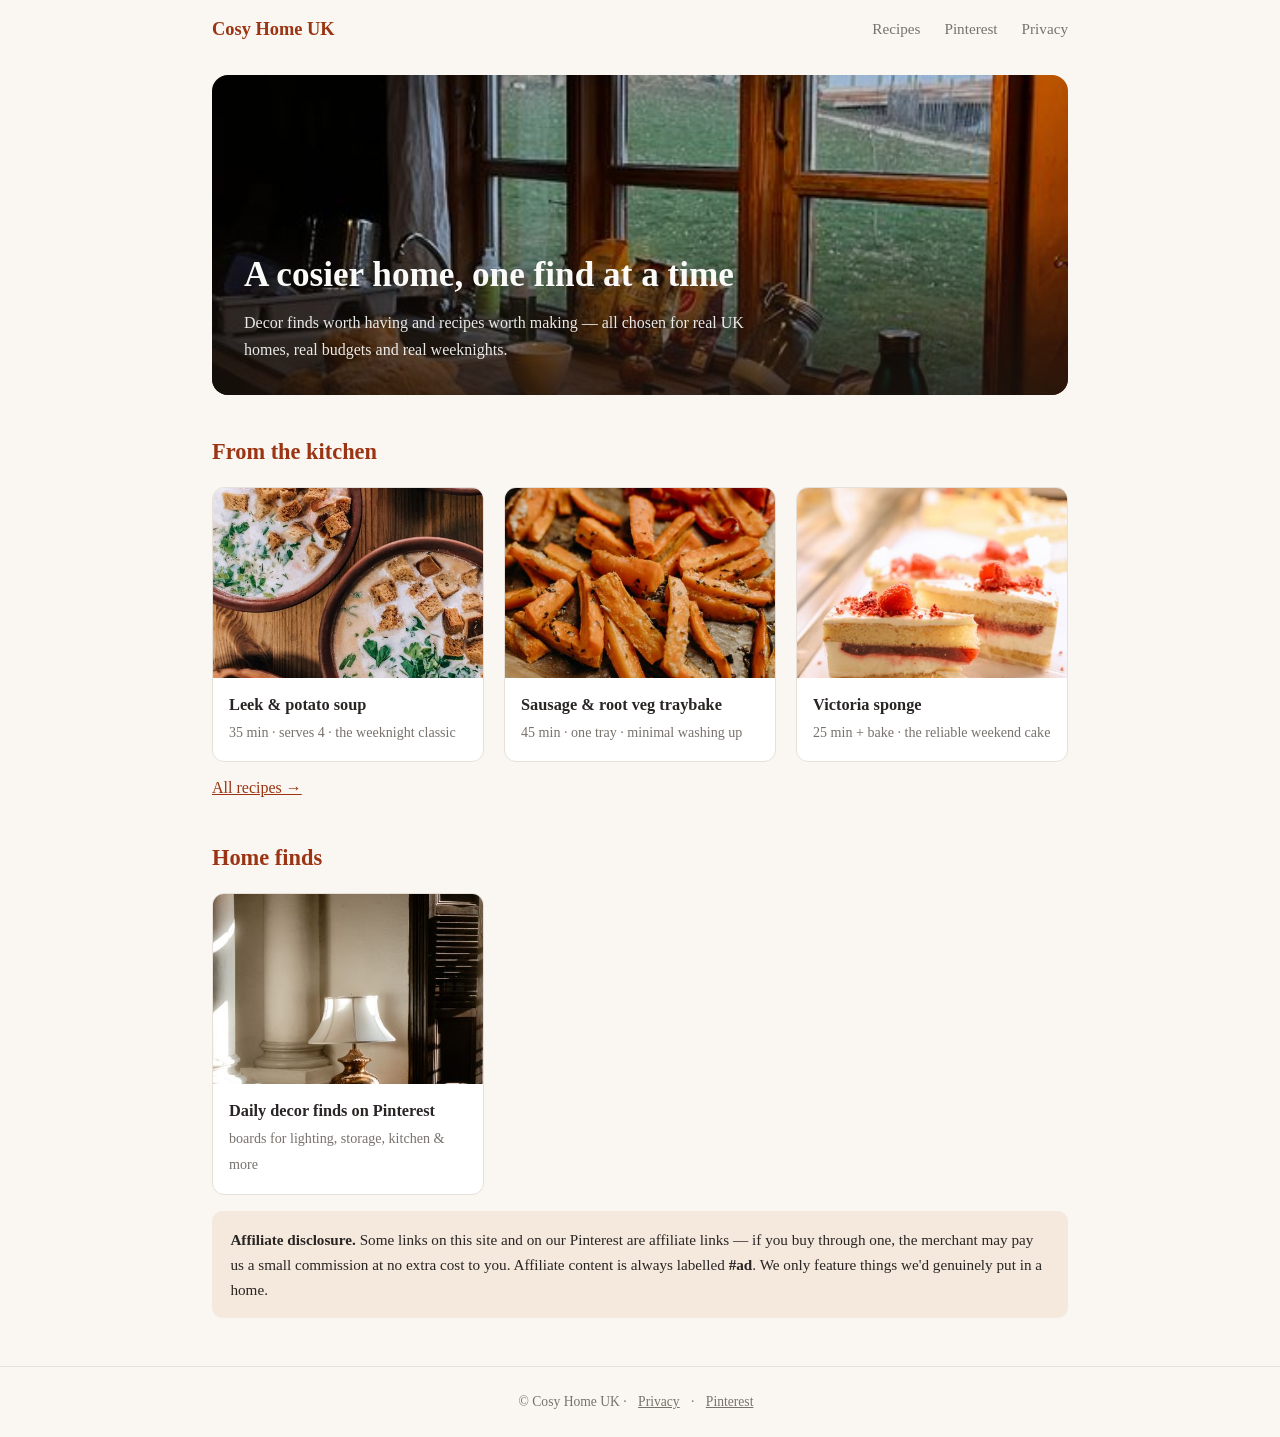
<file: index.html>
<!doctype html>
<html lang="en-GB">
<head>
  <meta charset="utf-8">
  <meta name="viewport" content="width=device-width, initial-scale=1">
  <title>Cosy Home UK — Home finds &amp; recipes for real UK homes</title>
  <meta name="description" content="Cosy Home UK curates home decor finds and simple comforting recipes for real UK homes — new ideas daily on Pinterest.">
  <link rel="icon" href="data:image/svg+xml,<svg xmlns='http://www.w3.org/2000/svg' viewBox='0 0 100 100'><rect width='100' height='100' rx='22' fill='%239a3412'/><text x='50' y='68' font-size='52' text-anchor='middle' fill='%23fafaf9' font-family='Georgia'>CH</text></svg>">
  <link rel="stylesheet" href="/site.css">
</head>
<body>
  <nav class="site-nav">
    <a class="brand" href="/">Cosy Home UK</a>
    <div class="links">
      <a href="/recipes/">Recipes</a>
      <a href="https://www.pinterest.com/cosyhomeuk/">Pinterest</a>
      <a href="/privacy/">Privacy</a>
    </div>
  </nav>

  <main>
    <div class="hero">
      <img src="/assets/img/hero.jpg" alt="A warm kitchen at twilight, lamplight in the window">
      <div class="overlay">
        <h1>A cosier home, one find at a time</h1>
        <p>Decor finds worth having and recipes worth making — all chosen for real UK homes,
        real budgets and real weeknights.</p>
      </div>
    </div>

    <h2>From the kitchen</h2>
    <div class="card-grid">
      <a class="card" href="/recipes/leek-and-potato-soup/">
        <img src="/assets/img/soup.jpg" alt="Bowls of creamy soup with croutons and herbs">
        <div class="body"><strong>Leek &amp; potato soup</strong><span>35 min · serves 4 · the weeknight classic</span></div>
      </a>
      <a class="card" href="/recipes/sausage-and-root-veg-traybake/">
        <img src="/assets/img/traybake.jpg" alt="Roasted vegetables on a baking tray">
        <div class="body"><strong>Sausage &amp; root veg traybake</strong><span>45 min · one tray · minimal washing up</span></div>
      </a>
      <a class="card" href="/recipes/victoria-sponge/">
        <img src="/assets/img/sponge.jpg" alt="Slices of cream sponge cake with berries">
        <div class="body"><strong>Victoria sponge</strong><span>25 min + bake · the reliable weekend cake</span></div>
      </a>
    </div>
    <p style="margin-top:0.8rem"><a href="/recipes/">All recipes →</a></p>

    <h2>Home finds</h2>
    <div class="card-grid">
      <a class="card" href="https://www.pinterest.com/cosyhomeuk/">
        <img src="/assets/img/lamp.jpg" alt="A warm lamp on a wooden table in a cosy interior">
        <div class="body"><strong>Daily decor finds on Pinterest</strong><span>boards for lighting, storage, kitchen &amp; more</span></div>
      </a>
    </div>

    <div class="note">
      <strong>Affiliate disclosure.</strong> Some links on this site and on our Pinterest are
      affiliate links — if you buy through one, the merchant may pay us a small commission at
      no extra cost to you. Affiliate content is always labelled <strong>#ad</strong>. We only
      feature things we'd genuinely put in a home.
    </div>
  </main>

  <footer class="site-footer">
    © Cosy Home UK · <a href="/privacy/">Privacy</a> ·
    <a href="https://www.pinterest.com/cosyhomeuk/">Pinterest</a>
  </footer>
</body>
</html>
</file>
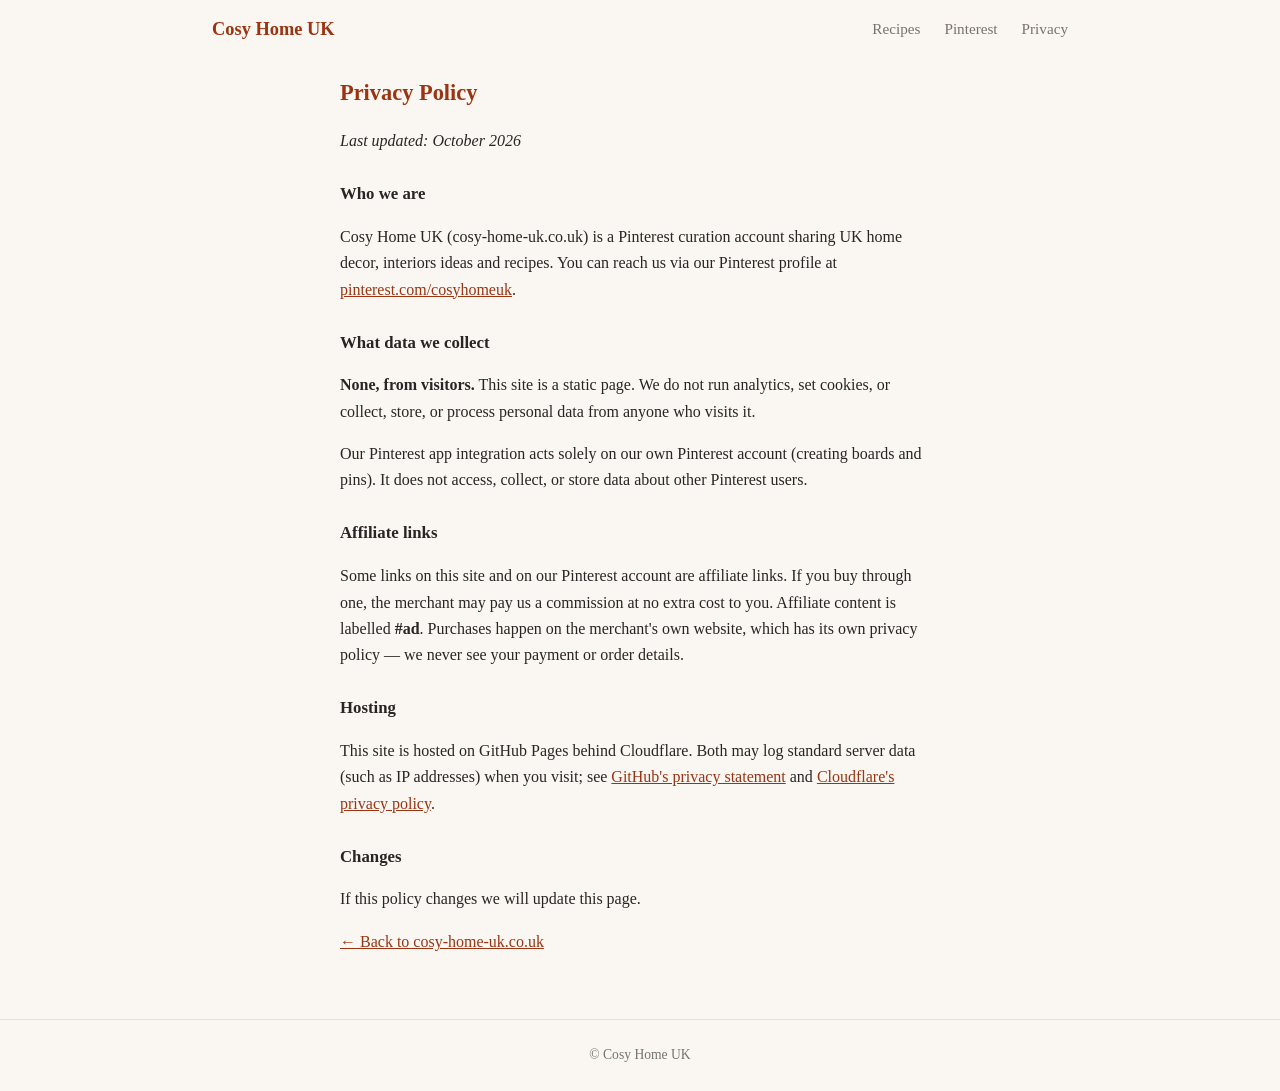
<file: privacy/index.html>
<!doctype html>
<html lang="en-GB">
<head>
  <meta charset="utf-8">
  <meta name="viewport" content="width=device-width, initial-scale=1">
  <title>Privacy Policy — Cosy Home UK</title>
  <link rel="stylesheet" href="/site.css">
</head>
<body>
  <nav class="site-nav">
    <a class="brand" href="/">Cosy Home UK</a>
    <div class="links">
      <a href="/recipes/">Recipes</a>
      <a href="https://www.pinterest.com/cosyhomeuk/">Pinterest</a>
      <a href="/privacy/">Privacy</a>
    </div>
  </nav>

  <main class="narrow">
    <h2 style="margin-top:1rem">Privacy Policy</h2>
    <p><em>Last updated: October 2026</em></p>

    <h3>Who we are</h3>
    <p>Cosy Home UK (cosy-home-uk.co.uk) is a Pinterest curation account sharing UK home decor,
    interiors ideas and recipes. You can reach us via our Pinterest profile at
    <a href="https://www.pinterest.com/cosyhomeuk/">pinterest.com/cosyhomeuk</a>.</p>

    <h3>What data we collect</h3>
    <p><strong>None, from visitors.</strong> This site is a static page. We do not run analytics,
    set cookies, or collect, store, or process personal data from anyone who visits it.</p>
    <p>Our Pinterest app integration acts solely on our own Pinterest account (creating boards
    and pins). It does not access, collect, or store data about other Pinterest users.</p>

    <h3>Affiliate links</h3>
    <p>Some links on this site and on our Pinterest account are affiliate links. If you buy
    through one, the merchant may pay us a commission at no extra cost to you. Affiliate
    content is labelled <strong>#ad</strong>. Purchases happen on the merchant's own website,
    which has its own privacy policy — we never see your payment or order details.</p>

    <h3>Hosting</h3>
    <p>This site is hosted on GitHub Pages behind Cloudflare. Both may log standard server
    data (such as IP addresses) when you visit; see
    <a href="https://docs.github.com/en/site-policy/privacy-policies/github-general-privacy-statement">GitHub's privacy statement</a>
    and <a href="https://www.cloudflare.com/privacypolicy/">Cloudflare's privacy policy</a>.</p>

    <h3>Changes</h3>
    <p>If this policy changes we will update this page.</p>
    <p><a href="/">← Back to cosy-home-uk.co.uk</a></p>
  </main>

  <footer class="site-footer">© Cosy Home UK</footer>
</body>
</html>
</file>
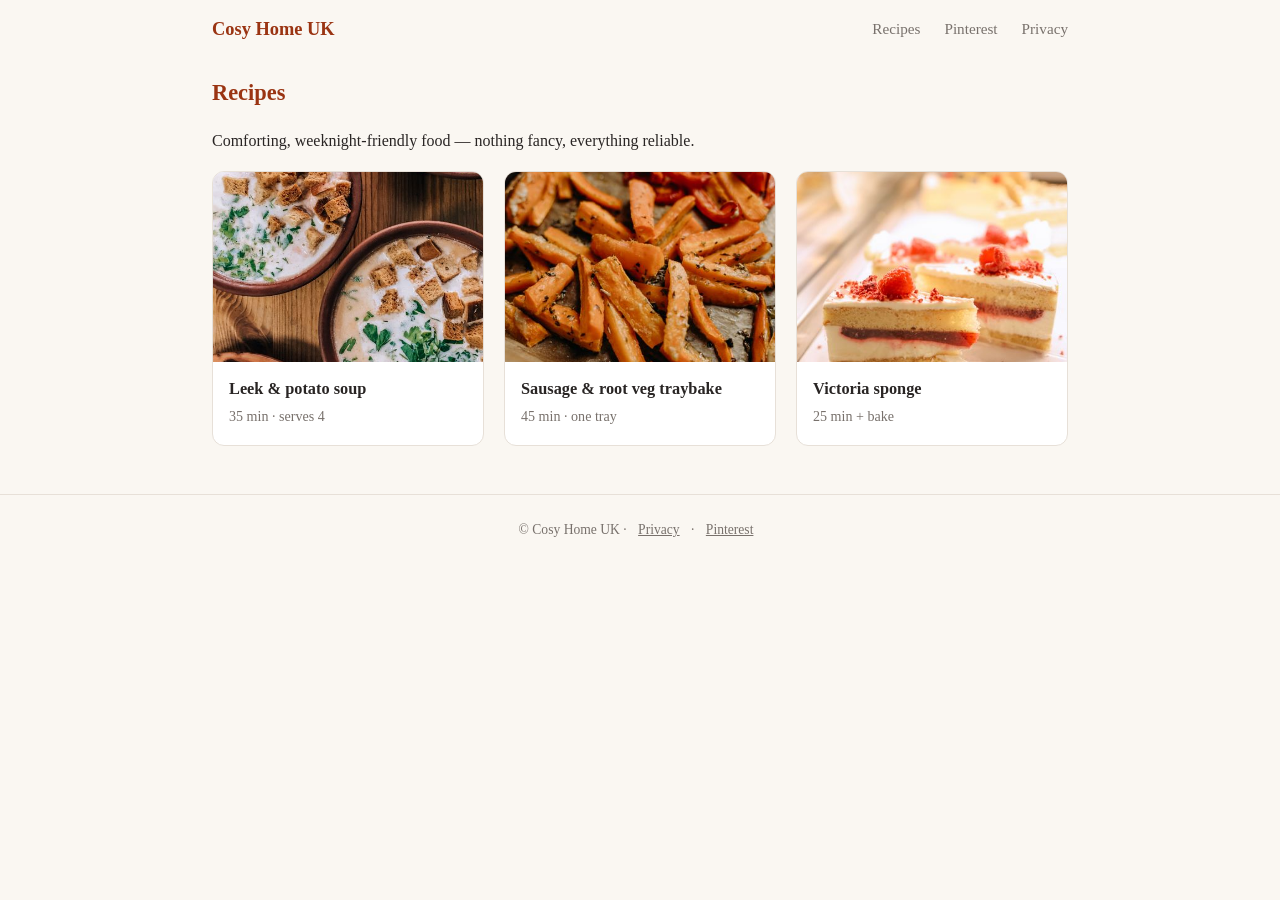
<file: recipes/index.html>
<!doctype html>
<html lang="en-GB">
<head>
  <meta charset="utf-8">
  <meta name="viewport" content="width=device-width, initial-scale=1">
  <title>Recipes — Cosy Home UK</title>
  <meta name="description" content="Simple, comforting recipes for real UK kitchens — soups, traybakes and reliable bakes from Cosy Home UK.">
  <link rel="stylesheet" href="/site.css">
</head>
<body>
  <nav class="site-nav">
    <a class="brand" href="/">Cosy Home UK</a>
    <div class="links">
      <a href="/recipes/">Recipes</a>
      <a href="https://www.pinterest.com/cosyhomeuk/">Pinterest</a>
      <a href="/privacy/">Privacy</a>
    </div>
  </nav>

  <main>
    <h2 style="margin-top:1rem">Recipes</h2>
    <p>Comforting, weeknight-friendly food — nothing fancy, everything reliable.</p>
    <div class="card-grid">
      <a class="card" href="/recipes/leek-and-potato-soup/">
        <img src="/assets/img/soup.jpg" alt="Bowls of creamy soup with croutons and herbs">
        <div class="body"><strong>Leek &amp; potato soup</strong><span>35 min · serves 4</span></div>
      </a>
      <a class="card" href="/recipes/sausage-and-root-veg-traybake/">
        <img src="/assets/img/traybake.jpg" alt="Roasted vegetables on a baking tray">
        <div class="body"><strong>Sausage &amp; root veg traybake</strong><span>45 min · one tray</span></div>
      </a>
      <a class="card" href="/recipes/victoria-sponge/">
        <img src="/assets/img/sponge.jpg" alt="Slices of cream sponge cake with berries">
        <div class="body"><strong>Victoria sponge</strong><span>25 min + bake</span></div>
      </a>
    </div>
  </main>

  <footer class="site-footer">
    © Cosy Home UK · <a href="/privacy/">Privacy</a> ·
    <a href="https://www.pinterest.com/cosyhomeuk/">Pinterest</a>
  </footer>
</body>
</html>
</file>
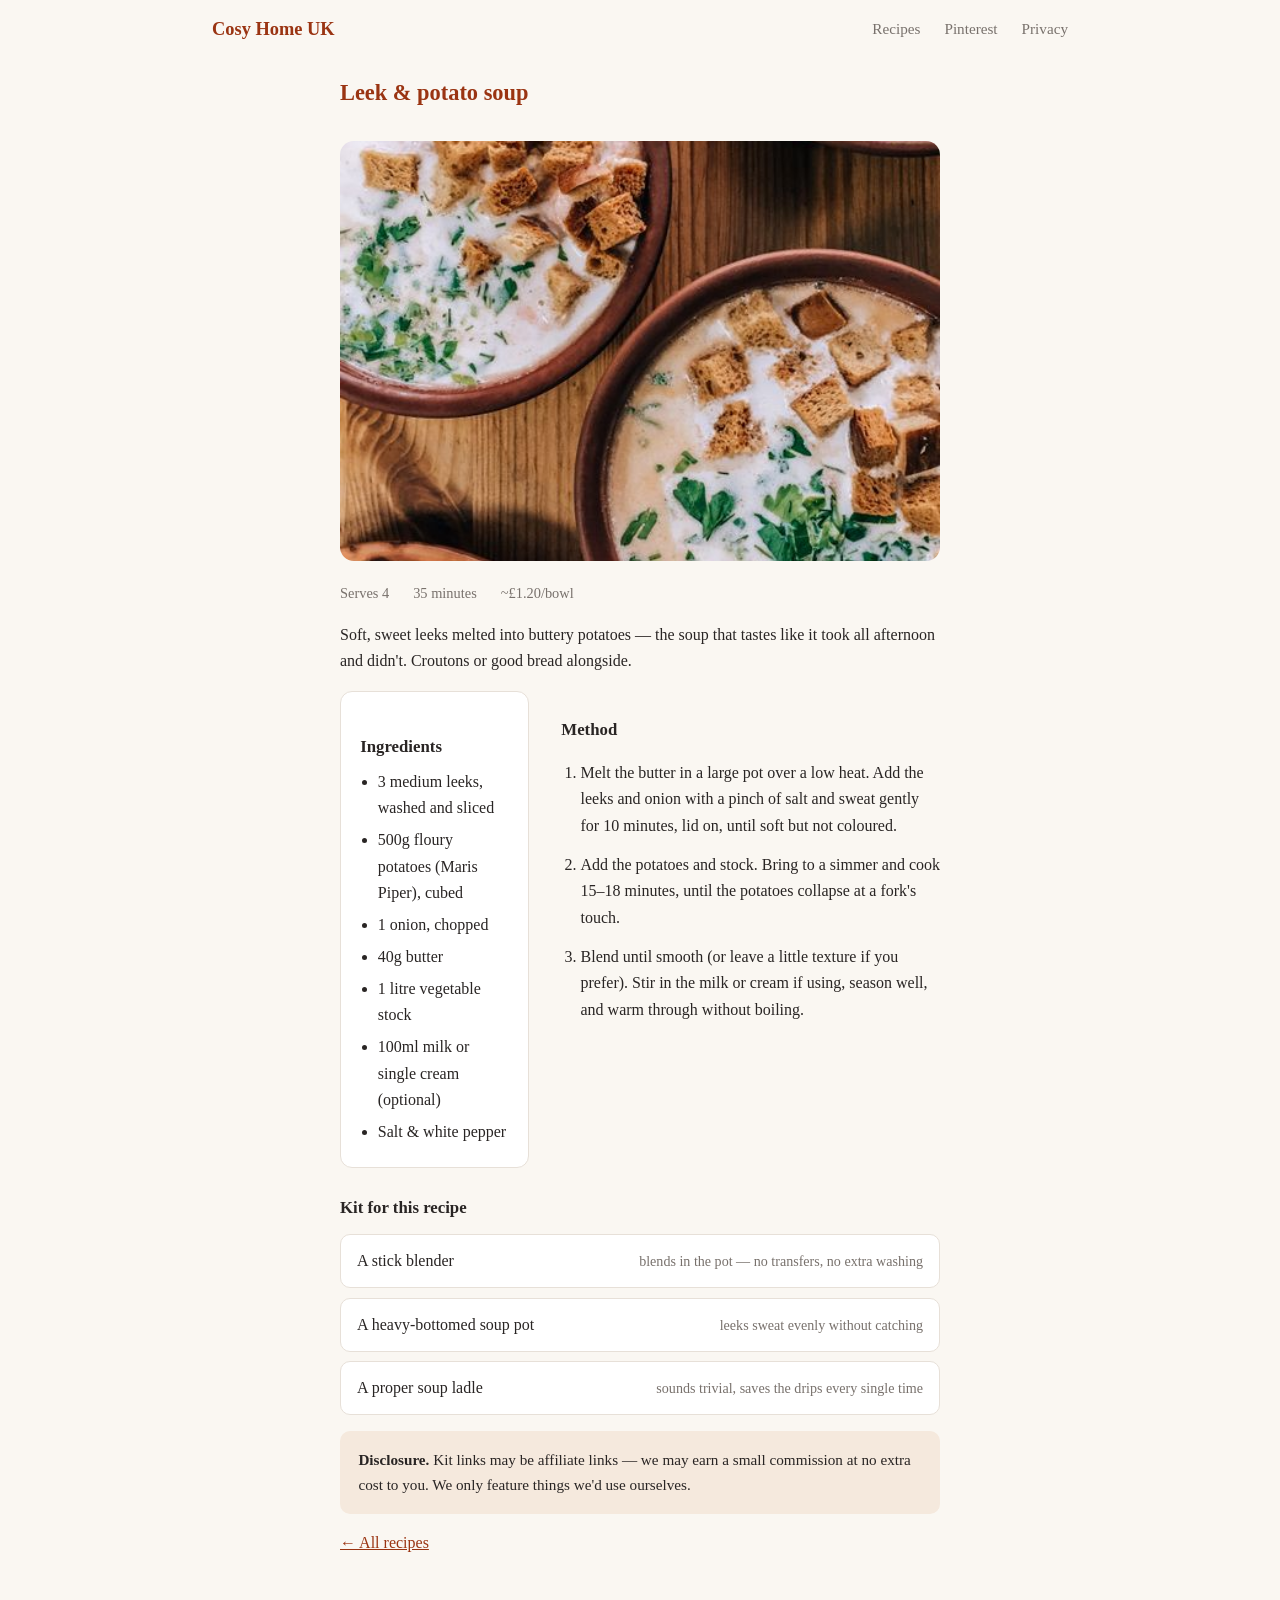
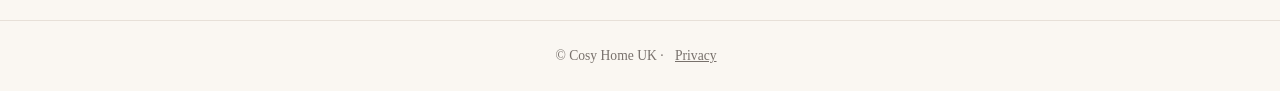
<file: recipes/leek-and-potato-soup/index.html>
<!doctype html>
<html lang="en-GB">
<head>
  <meta charset="utf-8">
  <meta name="viewport" content="width=device-width, initial-scale=1">
  <title>Leek &amp; potato soup — Cosy Home UK</title>
  <meta name="description" content="A proper leek and potato soup — creamy, cheap, and on the table in 35 minutes. The weeknight classic.">
  <link rel="stylesheet" href="/site.css">
</head>
<body>
  <nav class="site-nav">
    <a class="brand" href="/">Cosy Home UK</a>
    <div class="links">
      <a href="/recipes/">Recipes</a>
      <a href="https://www.pinterest.com/cosyhomeuk/">Pinterest</a>
      <a href="/privacy/">Privacy</a>
    </div>
  </nav>

  <main class="narrow">
    <h2 style="margin-top:1rem">Leek &amp; potato soup</h2>
    <img class="recipe-hero" src="/assets/img/soup.jpg" alt="Bowls of creamy soup with croutons and herbs">
    <div class="recipe-meta"><span>Serves 4</span><span>35 minutes</span><span>~£1.20/bowl</span></div>

    <p>Soft, sweet leeks melted into buttery potatoes — the soup that tastes like it took all
    afternoon and didn't. Croutons or good bread alongside.</p>

    <div class="recipe-cols">
      <div class="ingredients">
        <h3>Ingredients</h3>
        <ul>
          <li>3 medium leeks, washed and sliced</li>
          <li>500g floury potatoes (Maris Piper), cubed</li>
          <li>1 onion, chopped</li>
          <li>40g butter</li>
          <li>1 litre vegetable stock</li>
          <li>100ml milk or single cream (optional)</li>
          <li>Salt &amp; white pepper</li>
        </ul>
      </div>
      <div class="method">
        <h3>Method</h3>
        <ol>
          <li>Melt the butter in a large pot over a low heat. Add the leeks and onion with a
          pinch of salt and sweat gently for 10 minutes, lid on, until soft but not coloured.</li>
          <li>Add the potatoes and stock. Bring to a simmer and cook 15–18 minutes, until the
          potatoes collapse at a fork's touch.</li>
          <li>Blend until smooth (or leave a little texture if you prefer). Stir in the milk or
          cream if using, season well, and warm through without boiling.</li>
        </ol>
      </div>
    </div>

    <h3>Kit for this recipe</h3>
    <!-- Affiliate links slot into .kit-item as anchors once programs approve. -->
    <div class="kit-list">
      <div class="kit-item"><span>A stick blender</span><span class="why">blends in the pot — no transfers, no extra washing</span></div>
      <div class="kit-item"><span>A heavy-bottomed soup pot</span><span class="why">leeks sweat evenly without catching</span></div>
      <div class="kit-item"><span>A proper soup ladle</span><span class="why">sounds trivial, saves the drips every single time</span></div>
    </div>

    <div class="note">
      <strong>Disclosure.</strong> Kit links may be affiliate links — we may earn a small
      commission at no extra cost to you. We only feature things we'd use ourselves.
    </div>

    <p><a href="/recipes/">← All recipes</a></p>
  </main>

  <footer class="site-footer">© Cosy Home UK · <a href="/privacy/">Privacy</a></footer>
</body>
</html>
</file>
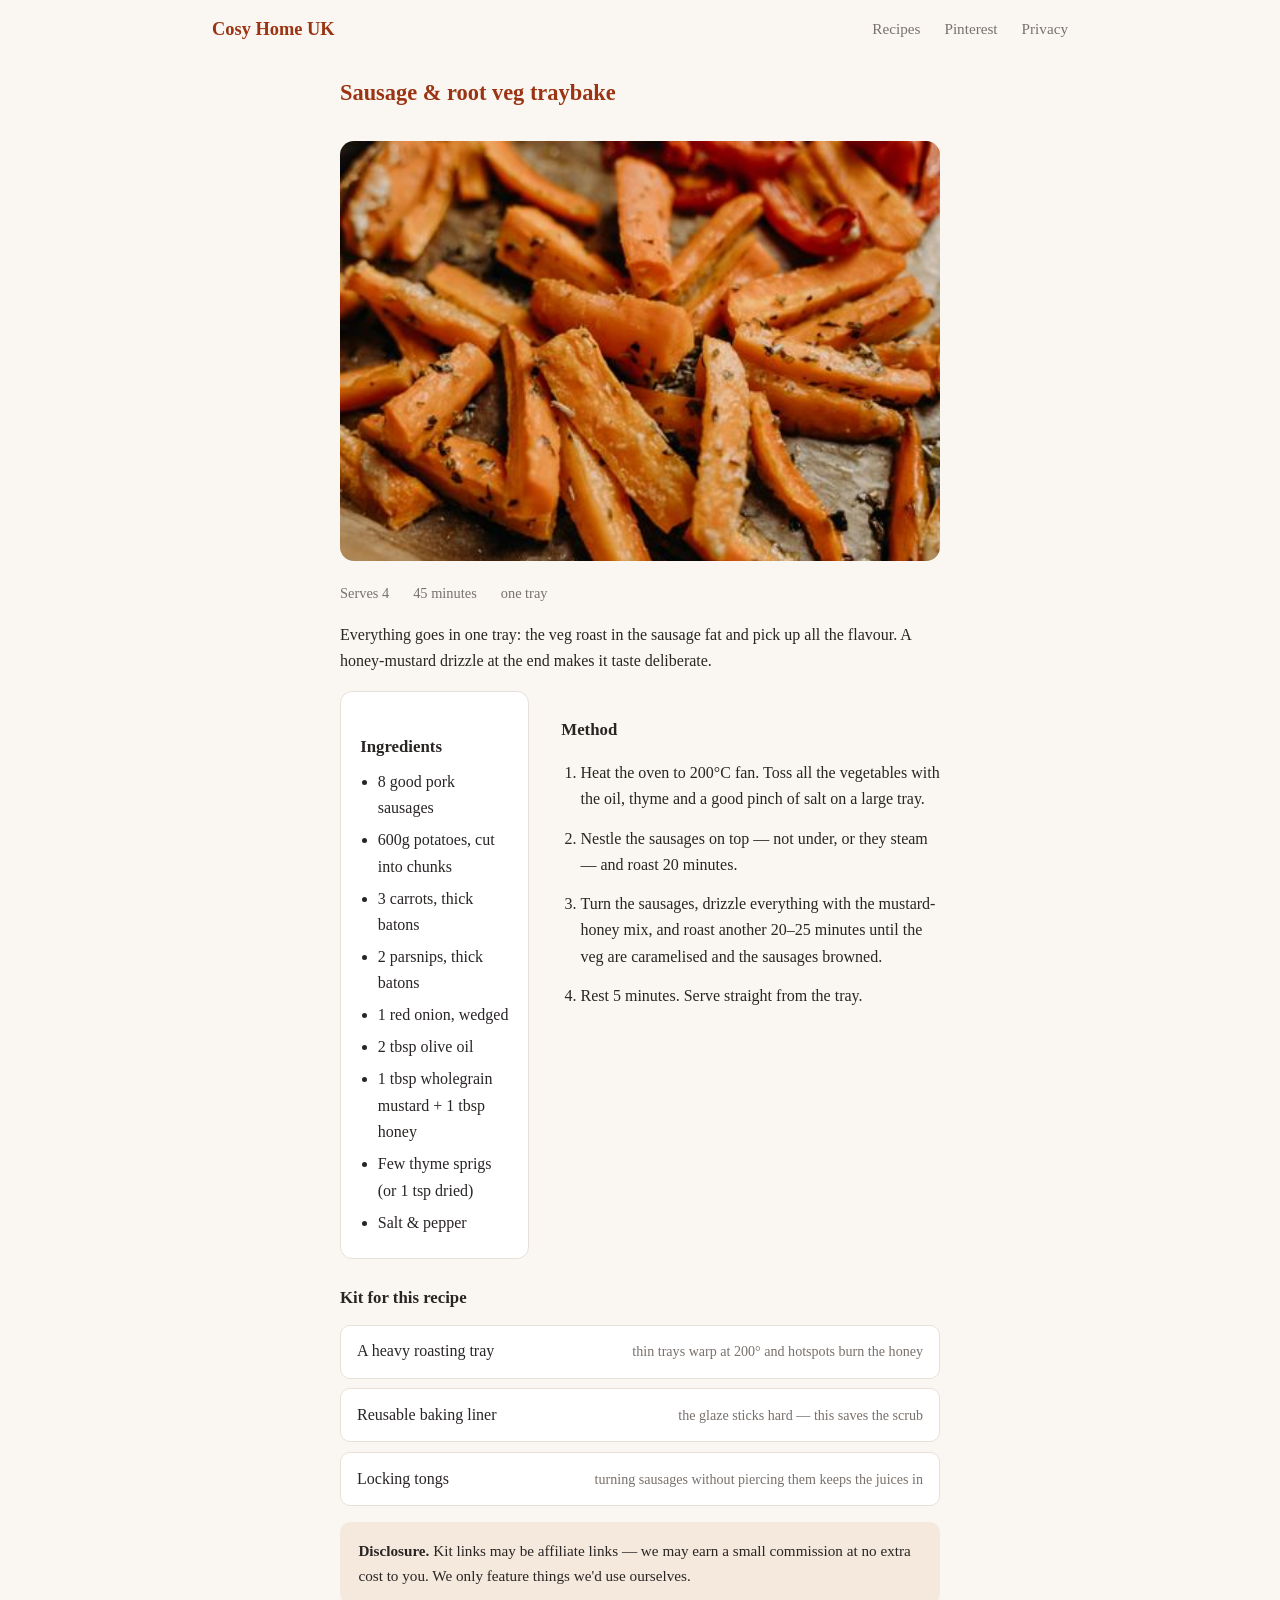
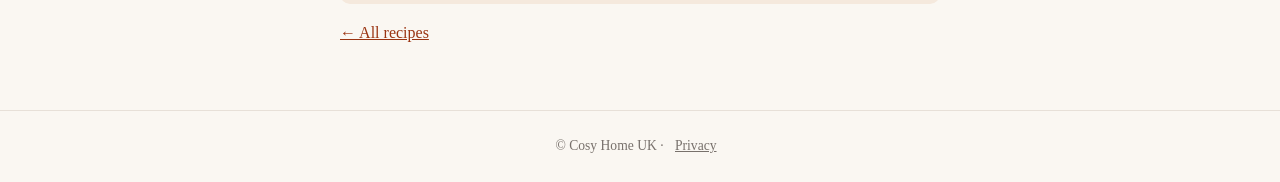
<file: recipes/sausage-and-root-veg-traybake/index.html>
<!doctype html>
<html lang="en-GB">
<head>
  <meta charset="utf-8">
  <meta name="viewport" content="width=device-width, initial-scale=1">
  <title>Sausage &amp; root veg traybake — Cosy Home UK</title>
  <meta name="description" content="One tray, minimal washing up — sausages roasted over honey-mustard root vegetables. 45 minutes, start to finish.">
  <link rel="stylesheet" href="/site.css">
</head>
<body>
  <nav class="site-nav">
    <a class="brand" href="/">Cosy Home UK</a>
    <div class="links">
      <a href="/recipes/">Recipes</a>
      <a href="https://www.pinterest.com/cosyhomeuk/">Pinterest</a>
      <a href="/privacy/">Privacy</a>
    </div>
  </nav>

  <main class="narrow">
    <h2 style="margin-top:1rem">Sausage &amp; root veg traybake</h2>
    <img class="recipe-hero" src="/assets/img/traybake.jpg" alt="Roasted vegetables on a baking tray">
    <div class="recipe-meta"><span>Serves 4</span><span>45 minutes</span><span>one tray</span></div>

    <p>Everything goes in one tray: the veg roast in the sausage fat and pick up all the
    flavour. A honey-mustard drizzle at the end makes it taste deliberate.</p>

    <div class="recipe-cols">
      <div class="ingredients">
        <h3>Ingredients</h3>
        <ul>
          <li>8 good pork sausages</li>
          <li>600g potatoes, cut into chunks</li>
          <li>3 carrots, thick batons</li>
          <li>2 parsnips, thick batons</li>
          <li>1 red onion, wedged</li>
          <li>2 tbsp olive oil</li>
          <li>1 tbsp wholegrain mustard + 1 tbsp honey</li>
          <li>Few thyme sprigs (or 1 tsp dried)</li>
          <li>Salt &amp; pepper</li>
        </ul>
      </div>
      <div class="method">
        <h3>Method</h3>
        <ol>
          <li>Heat the oven to 200°C fan. Toss all the vegetables with the oil, thyme and a
          good pinch of salt on a large tray.</li>
          <li>Nestle the sausages on top — not under, or they steam — and roast 20 minutes.</li>
          <li>Turn the sausages, drizzle everything with the mustard-honey mix, and roast
          another 20–25 minutes until the veg are caramelised and the sausages browned.</li>
          <li>Rest 5 minutes. Serve straight from the tray.</li>
        </ol>
      </div>
    </div>

    <h3>Kit for this recipe</h3>
    <!-- Affiliate links slot into .kit-item as anchors once programs approve. -->
    <div class="kit-list">
      <div class="kit-item"><span>A heavy roasting tray</span><span class="why">thin trays warp at 200° and hotspots burn the honey</span></div>
      <div class="kit-item"><span>Reusable baking liner</span><span class="why">the glaze sticks hard — this saves the scrub</span></div>
      <div class="kit-item"><span>Locking tongs</span><span class="why">turning sausages without piercing them keeps the juices in</span></div>
    </div>

    <div class="note">
      <strong>Disclosure.</strong> Kit links may be affiliate links — we may earn a small
      commission at no extra cost to you. We only feature things we'd use ourselves.
    </div>

    <p><a href="/recipes/">← All recipes</a></p>
  </main>

  <footer class="site-footer">© Cosy Home UK · <a href="/privacy/">Privacy</a></footer>
</body>
</html>
</file>
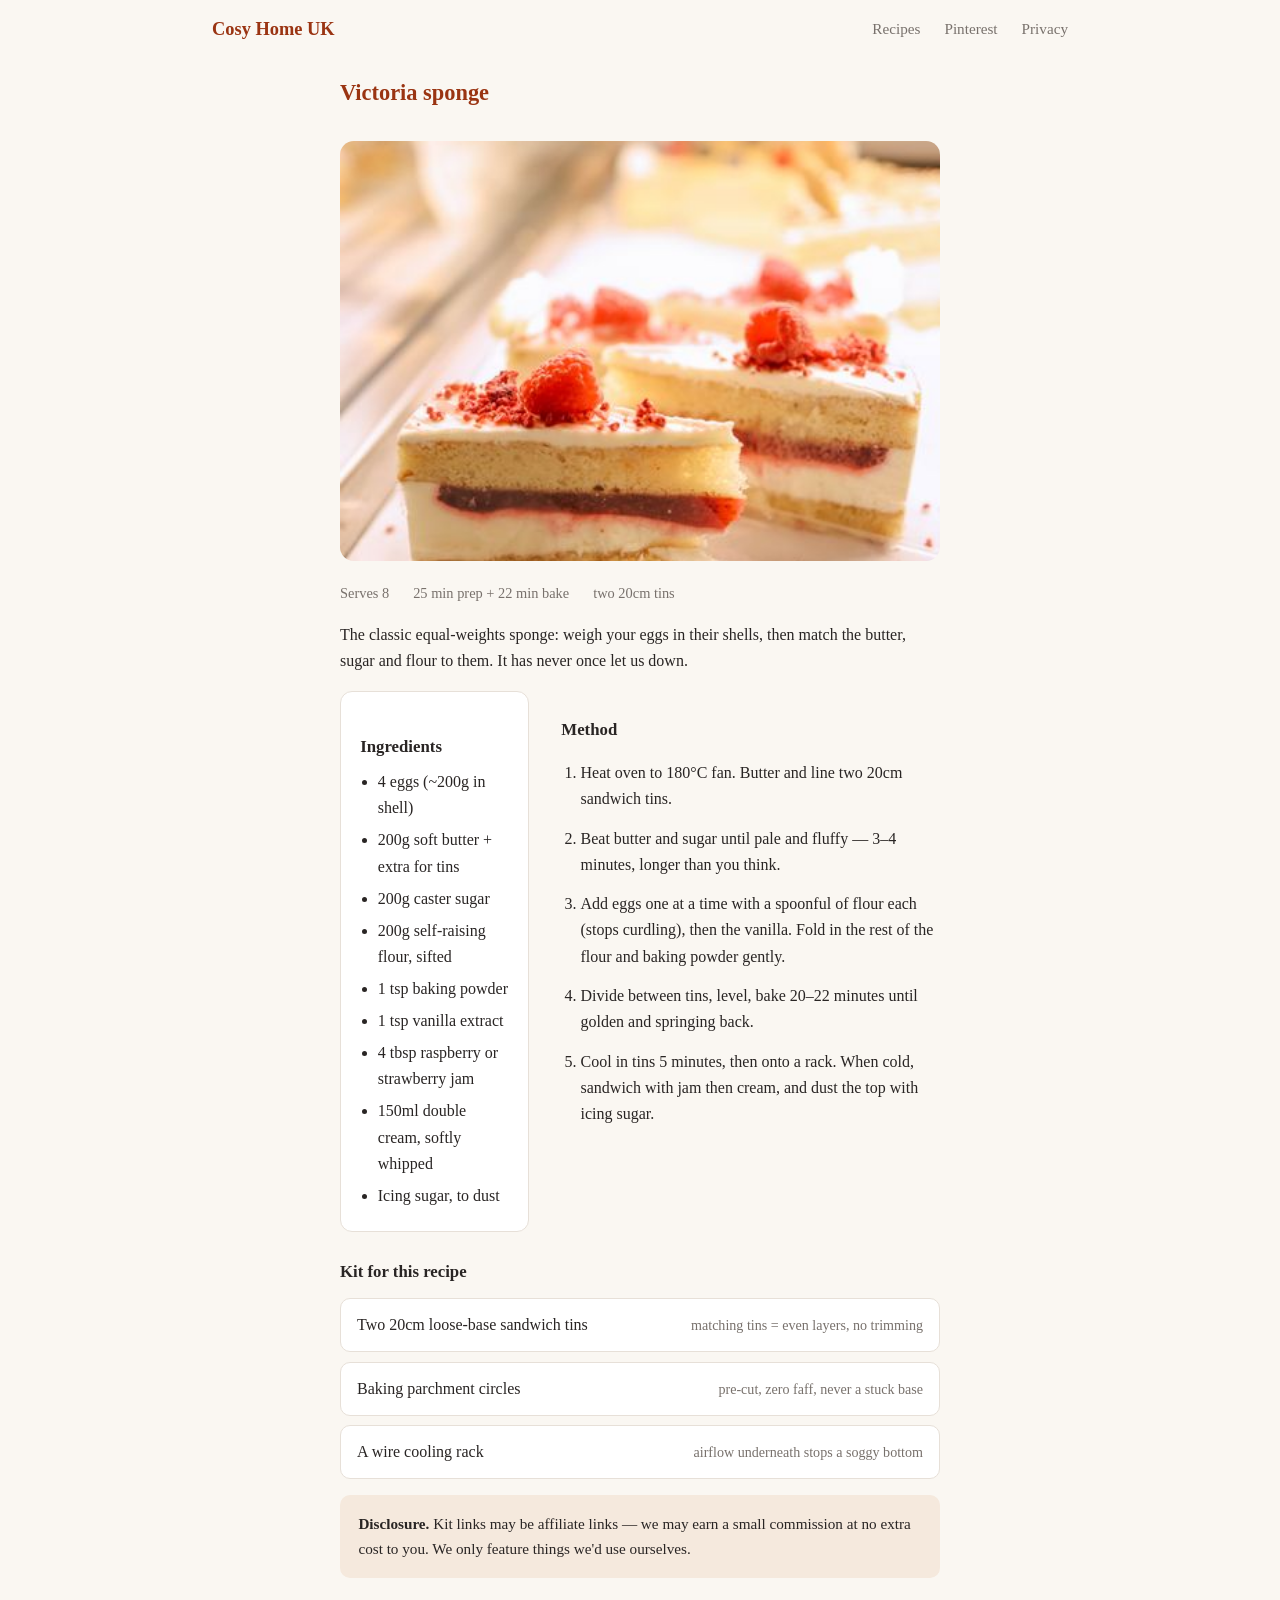
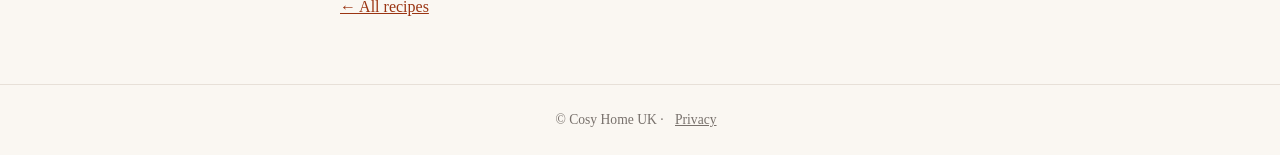
<file: recipes/victoria-sponge/index.html>
<!doctype html>
<html lang="en-GB">
<head>
  <meta charset="utf-8">
  <meta name="viewport" content="width=device-width, initial-scale=1">
  <title>Victoria sponge — Cosy Home UK</title>
  <meta name="description" content="The reliable weekend cake — equal weights, soft crumb, jam and cream in the middle. Victoria sponge done properly.">
  <link rel="stylesheet" href="/site.css">
</head>
<body>
  <nav class="site-nav">
    <a class="brand" href="/">Cosy Home UK</a>
    <div class="links">
      <a href="/recipes/">Recipes</a>
      <a href="https://www.pinterest.com/cosyhomeuk/">Pinterest</a>
      <a href="/privacy/">Privacy</a>
    </div>
  </nav>

  <main class="narrow">
    <h2 style="margin-top:1rem">Victoria sponge</h2>
    <img class="recipe-hero" src="/assets/img/sponge.jpg" alt="Slices of cream sponge cake with berries">
    <div class="recipe-meta"><span>Serves 8</span><span>25 min prep + 22 min bake</span><span>two 20cm tins</span></div>

    <p>The classic equal-weights sponge: weigh your eggs in their shells, then match the
    butter, sugar and flour to them. It has never once let us down.</p>

    <div class="recipe-cols">
      <div class="ingredients">
        <h3>Ingredients</h3>
        <ul>
          <li>4 eggs (~200g in shell)</li>
          <li>200g soft butter + extra for tins</li>
          <li>200g caster sugar</li>
          <li>200g self-raising flour, sifted</li>
          <li>1 tsp baking powder</li>
          <li>1 tsp vanilla extract</li>
          <li>4 tbsp raspberry or strawberry jam</li>
          <li>150ml double cream, softly whipped</li>
          <li>Icing sugar, to dust</li>
        </ul>
      </div>
      <div class="method">
        <h3>Method</h3>
        <ol>
          <li>Heat oven to 180°C fan. Butter and line two 20cm sandwich tins.</li>
          <li>Beat butter and sugar until pale and fluffy — 3–4 minutes, longer than you think.</li>
          <li>Add eggs one at a time with a spoonful of flour each (stops curdling), then the
          vanilla. Fold in the rest of the flour and baking powder gently.</li>
          <li>Divide between tins, level, bake 20–22 minutes until golden and springing back.</li>
          <li>Cool in tins 5 minutes, then onto a rack. When cold, sandwich with jam then cream,
          and dust the top with icing sugar.</li>
        </ol>
      </div>
    </div>

    <h3>Kit for this recipe</h3>
    <!-- Affiliate links slot into .kit-item as anchors once programs approve. -->
    <div class="kit-list">
      <div class="kit-item"><span>Two 20cm loose-base sandwich tins</span><span class="why">matching tins = even layers, no trimming</span></div>
      <div class="kit-item"><span>Baking parchment circles</span><span class="why">pre-cut, zero faff, never a stuck base</span></div>
      <div class="kit-item"><span>A wire cooling rack</span><span class="why">airflow underneath stops a soggy bottom</span></div>
    </div>

    <div class="note">
      <strong>Disclosure.</strong> Kit links may be affiliate links — we may earn a small
      commission at no extra cost to you. We only feature things we'd use ourselves.
    </div>

    <p><a href="/recipes/">← All recipes</a></p>
  </main>

  <footer class="site-footer">© Cosy Home UK · <a href="/privacy/">Privacy</a></footer>
</body>
</html>
</file>
<file: site.css>
/* Cosy Home UK — shared site styles. Warm neutrals, serif type, soft cards. */

:root {
  --bg: #faf7f2;
  --card: #ffffff;
  --text: #292524;
  --muted: #78716c;
  --accent: #9a3412;
  --accent-soft: #f5e9dd;
  --border: #e7e0d8;
}

* { box-sizing: border-box; }

body {
  margin: 0;
  font-family: Georgia, 'Times New Roman', serif;
  background: var(--bg);
  color: var(--text);
  line-height: 1.65;
}

a { color: var(--accent); }

/* ── Chrome ─────────────────────────────────────────── */

.site-nav {
  display: flex;
  align-items: center;
  justify-content: space-between;
  padding: 0.9rem 1.25rem;
  max-width: 56rem;
  margin: 0 auto;
}

.site-nav .brand {
  font-size: 1.15rem;
  font-weight: bold;
  color: var(--accent);
  text-decoration: none;
}

.site-nav .links a {
  margin-left: 1.25rem;
  color: var(--muted);
  text-decoration: none;
  font-size: 0.95rem;
}

.site-nav .links a:hover { color: var(--accent); }

main { max-width: 56rem; margin: 0 auto; padding: 0 1.25rem 3rem; }
main.narrow { max-width: 40rem; }

.site-footer {
  text-align: center;
  padding: 1.5rem;
  font-size: 0.85rem;
  color: var(--muted);
  border-top: 1px solid var(--border);
}
.site-footer a { color: var(--muted); margin: 0 0.5rem; }

/* ── Hero ───────────────────────────────────────────── */

.hero {
  position: relative;
  border-radius: 16px;
  overflow: hidden;
  margin: 1rem 0 2rem;
  min-height: 320px;
  display: flex;
  align-items: flex-end;
}

.hero img {
  position: absolute;
  inset: 0;
  width: 100%;
  height: 100%;
  object-fit: cover;
}

.hero .overlay {
  position: relative;
  width: 100%;
  padding: 2rem;
  background: linear-gradient(transparent, rgba(28, 20, 14, 0.75));
  color: #fafaf9;
}

.hero h1 { margin: 0 0 0.4rem; font-size: 2.2rem; }
.hero p { margin: 0; max-width: 34rem; opacity: 0.92; }

/* ── Sections & cards ───────────────────────────────── */

h2 {
  font-size: 1.4rem;
  color: var(--accent);
  margin: 2.4rem 0 0.8rem;
}
h3 { font-size: 1.05rem; margin: 1.6rem 0 0.4rem; }

.card-grid {
  display: grid;
  grid-template-columns: repeat(auto-fill, minmax(230px, 1fr));
  gap: 1.25rem;
  margin-top: 1rem;
}

.card {
  background: var(--card);
  border: 1px solid var(--border);
  border-radius: 12px;
  overflow: hidden;
  text-decoration: none;
  color: var(--text);
  display: flex;
  flex-direction: column;
}

.card img { width: 100%; height: 190px; object-fit: cover; }

.card .body { padding: 0.9rem 1rem 1rem; }
.card .body strong { display: block; font-size: 1.02rem; }
.card .body span { color: var(--muted); font-size: 0.88rem; }
.card:hover { border-color: var(--accent); }

.note {
  background: var(--accent-soft);
  border-radius: 10px;
  padding: 1rem 1.15rem;
  font-size: 0.95rem;
  margin-top: 1rem;
}

/* ── Recipe page ────────────────────────────────────── */

.recipe-hero {
  width: 100%;
  max-height: 420px;
  object-fit: cover;
  border-radius: 14px;
  margin-top: 1rem;
}

.recipe-meta {
  display: flex;
  gap: 1.5rem;
  color: var(--muted);
  font-size: 0.9rem;
  margin: 0.8rem 0 0.2rem;
}

.recipe-cols {
  display: grid;
  grid-template-columns: 1fr 2fr;
  gap: 2rem;
}
@media (max-width: 640px) { .recipe-cols { grid-template-columns: 1fr; } }

.ingredients {
  background: var(--card);
  border: 1px solid var(--border);
  border-radius: 12px;
  padding: 1rem 1.2rem;
  height: fit-content;
}
.ingredients ul { margin: 0.5rem 0 0; padding-left: 1.1rem; }
.ingredients li { margin-bottom: 0.35rem; }

.method ol { padding-left: 1.2rem; }
.method li { margin-bottom: 0.8rem; }

.kit-list { display: flex; flex-direction: column; gap: 0.6rem; margin-top: 0.8rem; }
.kit-item {
  background: var(--card);
  border: 1px solid var(--border);
  border-radius: 10px;
  padding: 0.8rem 1rem;
  display: flex;
  justify-content: space-between;
  align-items: baseline;
  gap: 1rem;
}
.kit-item .why { color: var(--muted); font-size: 0.88rem; }
</file>
